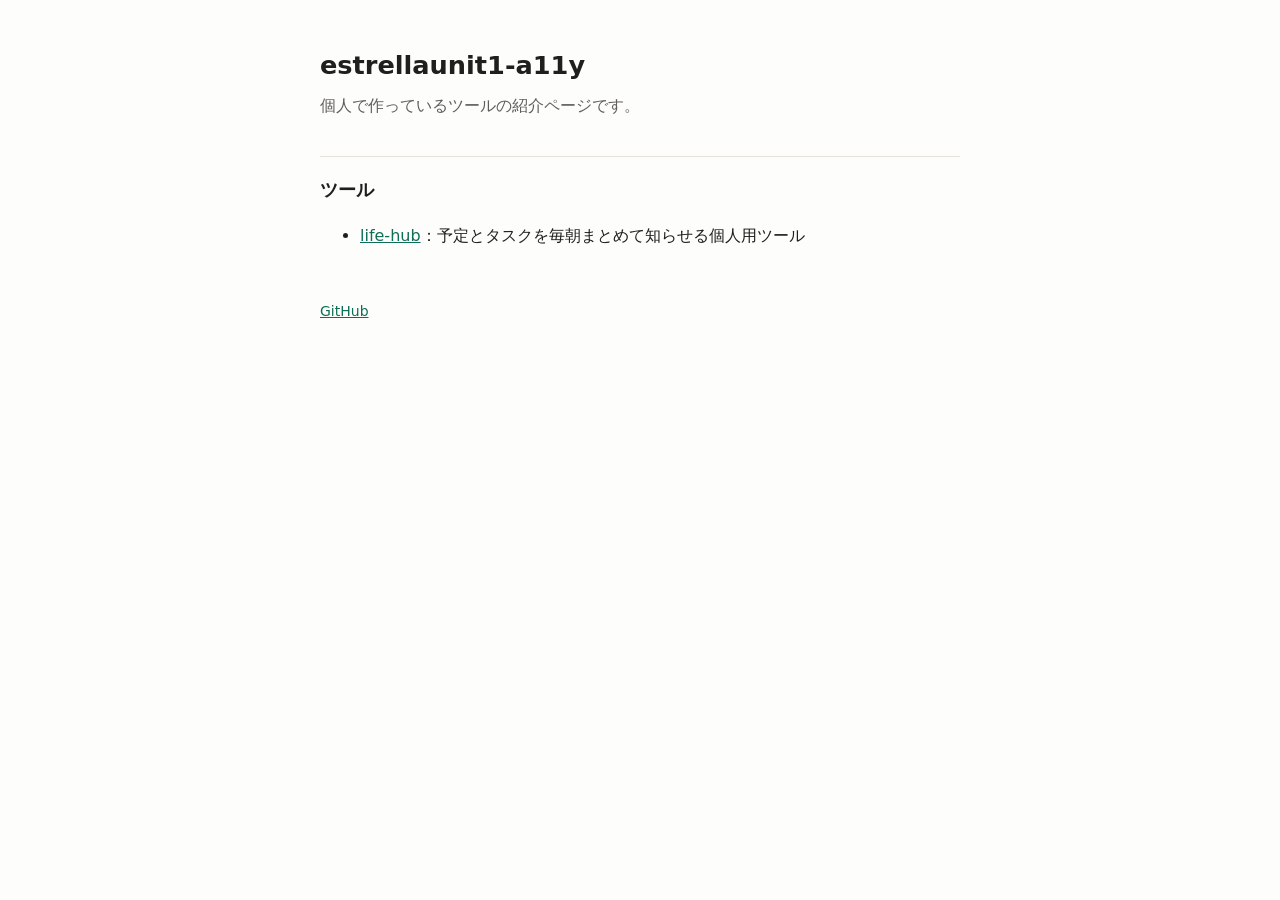
<file: index.html>
<!doctype html>
<html lang="ja">
<head>
<meta charset="utf-8">
<meta name="viewport" content="width=device-width, initial-scale=1">
<title>estrellaunit1-a11y</title>
<meta name="description" content="個人で作っているツールの紹介ページ">
<link rel="stylesheet" href="style.css">
</head>
<body>
<main>
  <h1>estrellaunit1-a11y</h1>
  <p class="lead">個人で作っているツールの紹介ページです。</p>

  <h2>ツール</h2>
  <ul>
    <li><a href="life-hub/">life-hub</a>：予定とタスクを毎朝まとめて知らせる個人用ツール</li>
  </ul>

  <footer><a href="https://github.com/estrellaunit1-a11y">GitHub</a></footer>
</main>
</body>
</html>
</file>
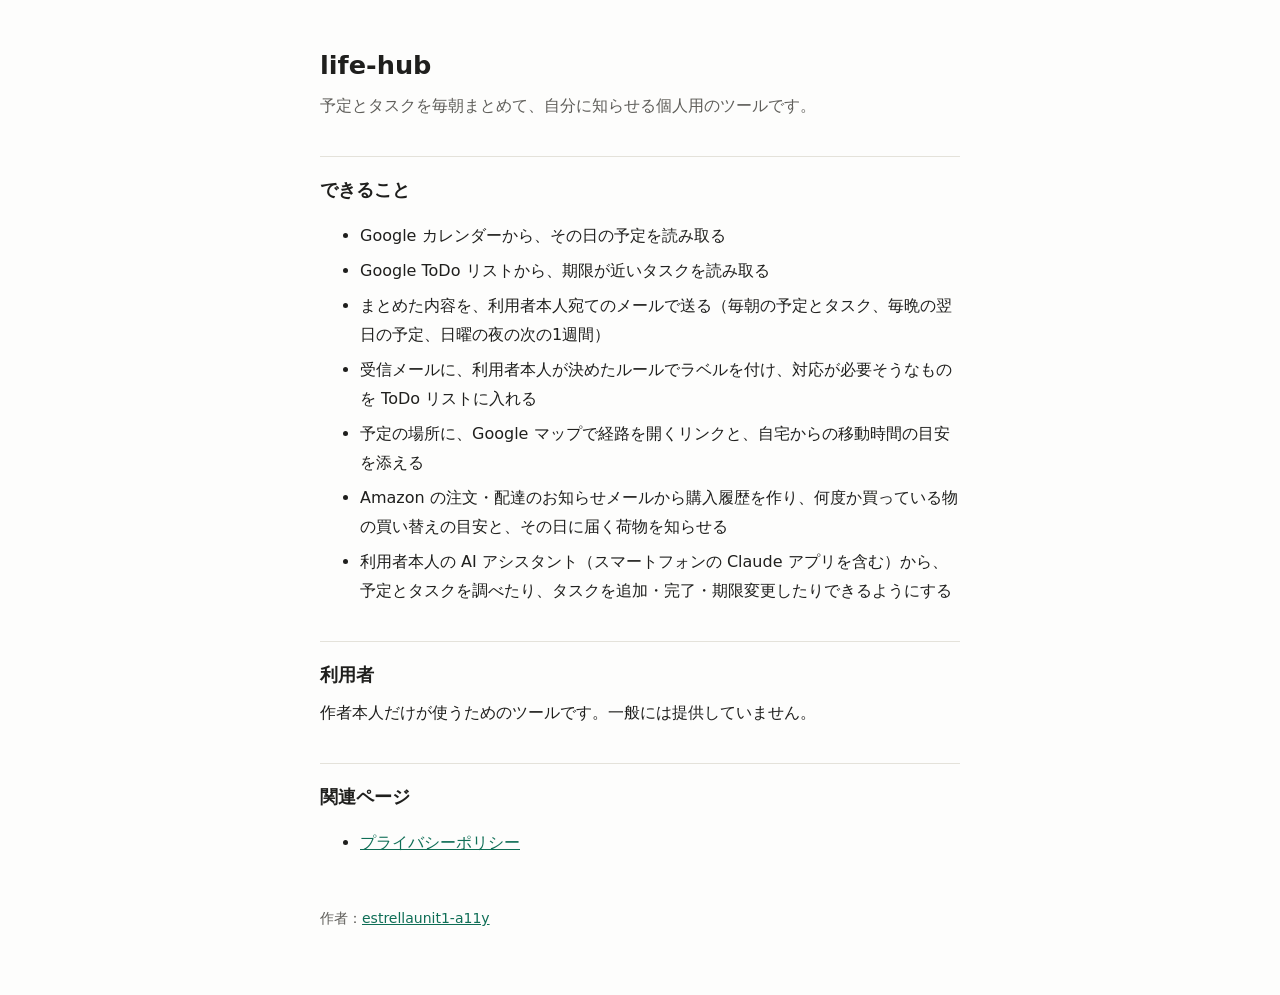
<file: life-hub/index.html>
<!doctype html>
<html lang="ja">
<head>
<meta charset="utf-8">
<meta name="viewport" content="width=device-width, initial-scale=1">
<title>life-hub</title>
<meta name="description" content="予定とタスクを毎朝まとめて自分に知らせる個人用ツール">
<link rel="stylesheet" href="../style.css">
</head>
<body>
<main>
  <h1>life-hub</h1>
  <p class="lead">予定とタスクを毎朝まとめて、自分に知らせる個人用のツールです。</p>

  <h2>できること</h2>
  <ul>
    <li>Google カレンダーから、その日の予定を読み取る</li>
    <li>Google ToDo リストから、期限が近いタスクを読み取る</li>
    <li>まとめた内容を、利用者本人宛てのメールで送る（毎朝の予定とタスク、毎晩の翌日の予定、日曜の夜の次の1週間）</li>
    <li>受信メールに、利用者本人が決めたルールでラベルを付け、対応が必要そうなものを ToDo リストに入れる</li>
    <li>予定の場所に、Google マップで経路を開くリンクと、自宅からの移動時間の目安を添える</li>
    <li>Amazon の注文・配達のお知らせメールから購入履歴を作り、何度か買っている物の買い替えの目安と、その日に届く荷物を知らせる</li>
    <li>利用者本人の AI アシスタント（スマートフォンの Claude アプリを含む）から、予定とタスクを調べたり、タスクを追加・完了・期限変更したりできるようにする</li>
  </ul>

  <h2>利用者</h2>
  <p>作者本人だけが使うためのツールです。一般には提供していません。</p>

  <h2>関連ページ</h2>
  <ul>
    <li><a href="privacy.html">プライバシーポリシー</a></li>
  </ul>

  <footer>作者：<a href="https://github.com/estrellaunit1-a11y">estrellaunit1-a11y</a></footer>
</main>
</body>
</html>
</file>
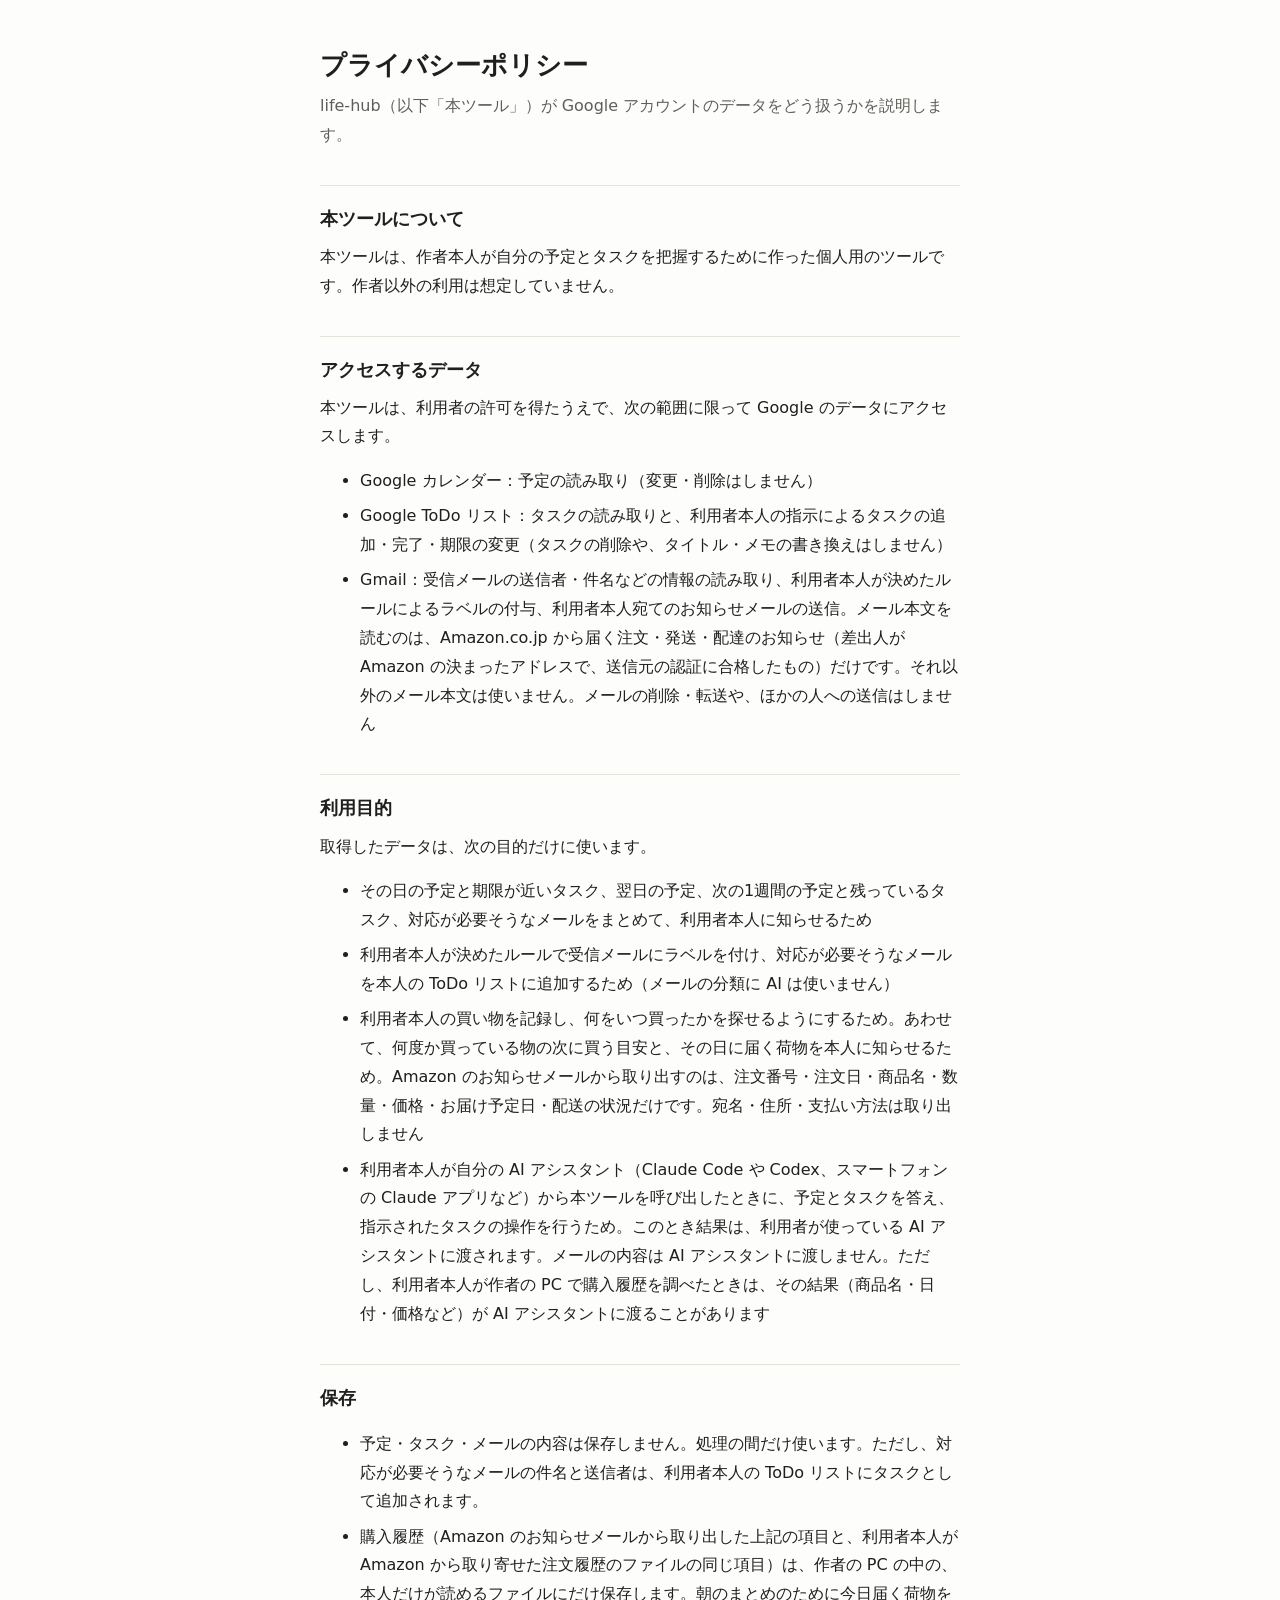
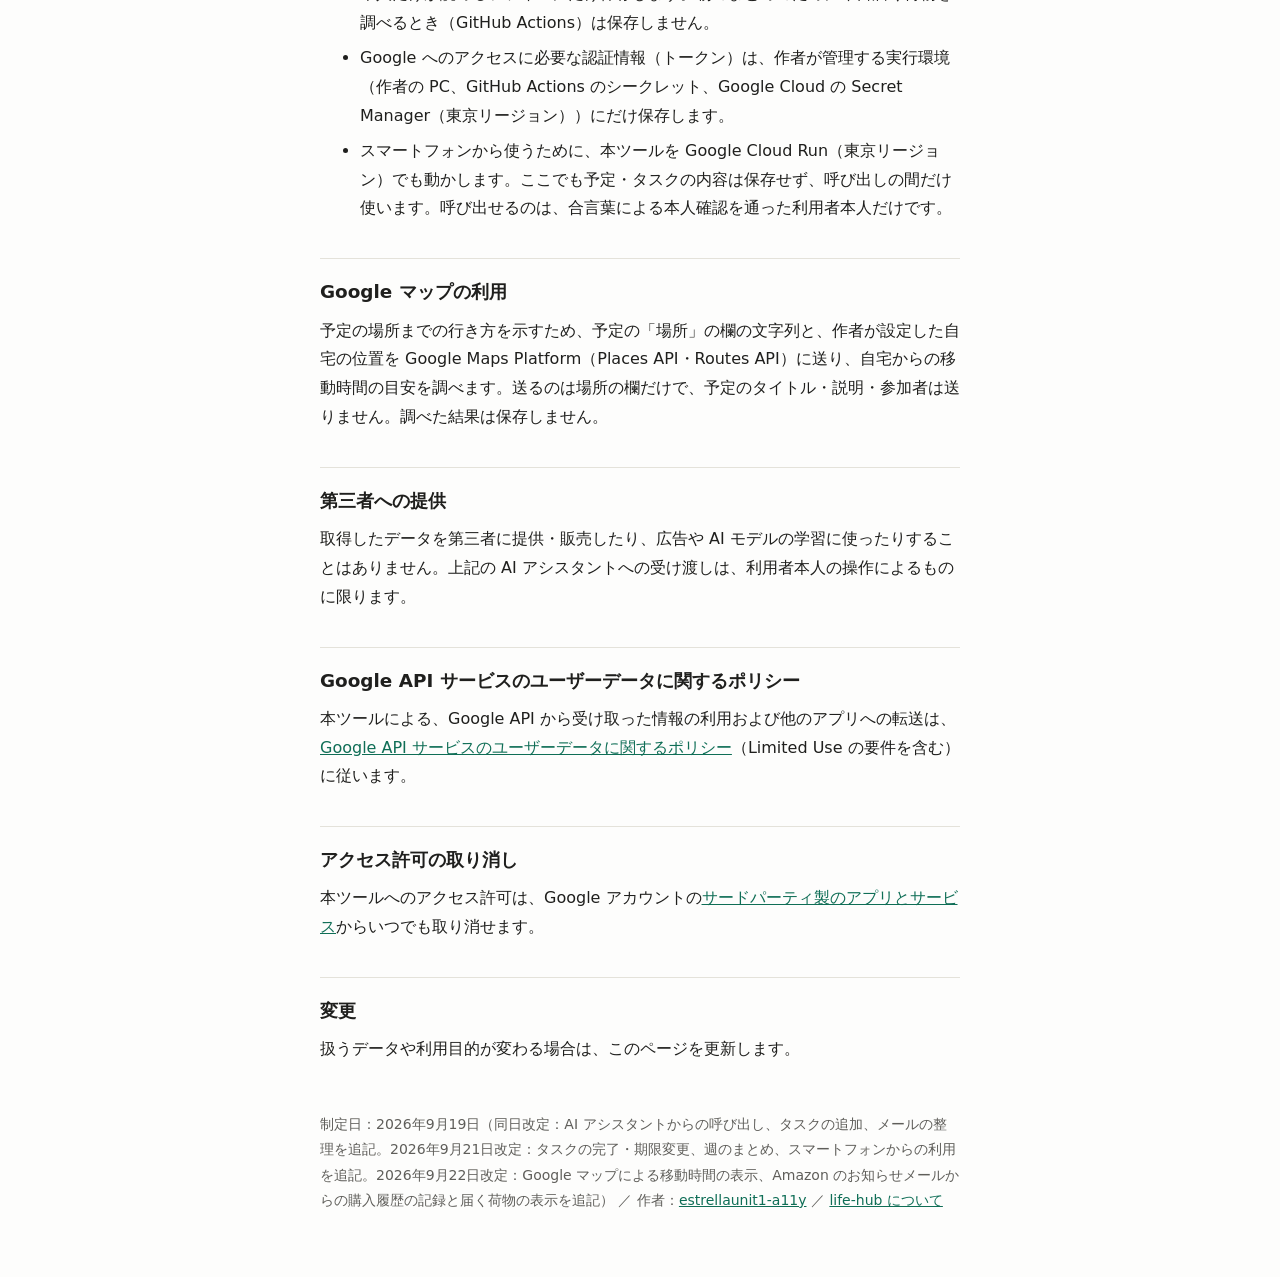
<file: life-hub/privacy.html>
<!doctype html>
<html lang="ja">
<head>
<meta charset="utf-8">
<meta name="viewport" content="width=device-width, initial-scale=1">
<title>プライバシーポリシー | life-hub</title>
<meta name="description" content="life-hub が Google アカウントのデータをどう扱うか">
<link rel="stylesheet" href="../style.css">
</head>
<body>
<main>
  <h1>プライバシーポリシー</h1>
  <p class="lead">life-hub（以下「本ツール」）が Google アカウントのデータをどう扱うかを説明します。</p>

  <h2>本ツールについて</h2>
  <p>本ツールは、作者本人が自分の予定とタスクを把握するために作った個人用のツールです。作者以外の利用は想定していません。</p>

  <h2>アクセスするデータ</h2>
  <p>本ツールは、利用者の許可を得たうえで、次の範囲に限って Google のデータにアクセスします。</p>
  <ul>
    <li>Google カレンダー：予定の読み取り（変更・削除はしません）</li>
    <li>Google ToDo リスト：タスクの読み取りと、利用者本人の指示によるタスクの追加・完了・期限の変更（タスクの削除や、タイトル・メモの書き換えはしません）</li>
    <li>Gmail：受信メールの送信者・件名などの情報の読み取り、利用者本人が決めたルールによるラベルの付与、利用者本人宛てのお知らせメールの送信。メール本文を読むのは、Amazon.co.jp から届く注文・発送・配達のお知らせ（差出人が Amazon の決まったアドレスで、送信元の認証に合格したもの）だけです。それ以外のメール本文は使いません。メールの削除・転送や、ほかの人への送信はしません</li>
  </ul>

  <h2>利用目的</h2>
  <p>取得したデータは、次の目的だけに使います。</p>
  <ul>
    <li>その日の予定と期限が近いタスク、翌日の予定、次の1週間の予定と残っているタスク、対応が必要そうなメールをまとめて、利用者本人に知らせるため</li>
    <li>利用者本人が決めたルールで受信メールにラベルを付け、対応が必要そうなメールを本人の ToDo リストに追加するため（メールの分類に AI は使いません）</li>
    <li>利用者本人の買い物を記録し、何をいつ買ったかを探せるようにするため。あわせて、何度か買っている物の次に買う目安と、その日に届く荷物を本人に知らせるため。Amazon のお知らせメールから取り出すのは、注文番号・注文日・商品名・数量・価格・お届け予定日・配送の状況だけです。宛名・住所・支払い方法は取り出しません</li>
    <li>利用者本人が自分の AI アシスタント（Claude Code や Codex、スマートフォンの Claude アプリなど）から本ツールを呼び出したときに、予定とタスクを答え、指示されたタスクの操作を行うため。このとき結果は、利用者が使っている AI アシスタントに渡されます。メールの内容は AI アシスタントに渡しません。ただし、利用者本人が作者の PC で購入履歴を調べたときは、その結果（商品名・日付・価格など）が AI アシスタントに渡ることがあります</li>
  </ul>

  <h2>保存</h2>
  <ul>
    <li>予定・タスク・メールの内容は保存しません。処理の間だけ使います。ただし、対応が必要そうなメールの件名と送信者は、利用者本人の ToDo リストにタスクとして追加されます。</li>
    <li>購入履歴（Amazon のお知らせメールから取り出した上記の項目と、利用者本人が Amazon から取り寄せた注文履歴のファイルの同じ項目）は、作者の PC の中の、本人だけが読めるファイルにだけ保存します。朝のまとめのために今日届く荷物を調べるとき（GitHub Actions）は保存しません。</li>
    <li>Google へのアクセスに必要な認証情報（トークン）は、作者が管理する実行環境（作者の PC、GitHub Actions のシークレット、Google Cloud の Secret Manager（東京リージョン））にだけ保存します。</li>
    <li>スマートフォンから使うために、本ツールを Google Cloud Run（東京リージョン）でも動かします。ここでも予定・タスクの内容は保存せず、呼び出しの間だけ使います。呼び出せるのは、合言葉による本人確認を通った利用者本人だけです。</li>
  </ul>

  <h2>Google マップの利用</h2>
  <p>予定の場所までの行き方を示すため、予定の「場所」の欄の文字列と、作者が設定した自宅の位置を Google Maps Platform（Places API・Routes API）に送り、自宅からの移動時間の目安を調べます。送るのは場所の欄だけで、予定のタイトル・説明・参加者は送りません。調べた結果は保存しません。</p>

  <h2>第三者への提供</h2>
  <p>取得したデータを第三者に提供・販売したり、広告や AI モデルの学習に使ったりすることはありません。上記の AI アシスタントへの受け渡しは、利用者本人の操作によるものに限ります。</p>

  <h2>Google API サービスのユーザーデータに関するポリシー</h2>
  <p>本ツールによる、Google API から受け取った情報の利用および他のアプリへの転送は、<a href="https://developers.google.com/terms/api-services-user-data-policy">Google API サービスのユーザーデータに関するポリシー</a>（Limited Use の要件を含む）に従います。</p>

  <h2>アクセス許可の取り消し</h2>
  <p>本ツールへのアクセス許可は、Google アカウントの<a href="https://myaccount.google.com/connections">サードパーティ製のアプリとサービス</a>からいつでも取り消せます。</p>

  <h2>変更</h2>
  <p>扱うデータや利用目的が変わる場合は、このページを更新します。</p>

  <footer>制定日：2026年9月19日（同日改定：AI アシスタントからの呼び出し、タスクの追加、メールの整理を追記。2026年9月21日改定：タスクの完了・期限変更、週のまとめ、スマートフォンからの利用を追記。2026年9月22日改定：Google マップによる移動時間の表示、Amazon のお知らせメールからの購入履歴の記録と届く荷物の表示を追記） ／ 作者：<a href="https://github.com/estrellaunit1-a11y">estrellaunit1-a11y</a> ／ <a href="./">life-hub について</a></footer>
</main>
</body>
</html>
</file>
<file: style.css>
:root {
  --bg: #fdfdfc;
  --fg: #1f1f1d;
  --muted: #5f5e5a;
  --line: #e4e2da;
  --accent: #0f6e56;
}

@media (prefers-color-scheme: dark) {
  :root {
    --bg: #1b1b19;
    --fg: #ecebe6;
    --muted: #a9a79f;
    --line: #34332f;
    --accent: #5dcaa5;
  }
}

* {
  box-sizing: border-box;
}

body {
  margin: 0;
  background: var(--bg);
  color: var(--fg);
  font-family: system-ui, -apple-system, "Hiragino Sans", "Noto Sans JP", "Yu Gothic UI", sans-serif;
  line-height: 1.8;
}

main {
  max-width: 42rem;
  margin: 0 auto;
  padding: 3rem 1rem 4rem;
}

h1 {
  font-size: 1.6rem;
  line-height: 1.4;
  margin: 0 0 0.5rem;
}

h2 {
  font-size: 1.15rem;
  margin: 2.2rem 0 0.5rem;
  padding-top: 1rem;
  border-top: 1px solid var(--line);
}

p,
li {
  margin: 0.4rem 0;
}

.lead {
  color: var(--muted);
}

a {
  color: var(--accent);
}

footer {
  margin-top: 3rem;
  font-size: 0.875rem;
  color: var(--muted);
}
</file>
